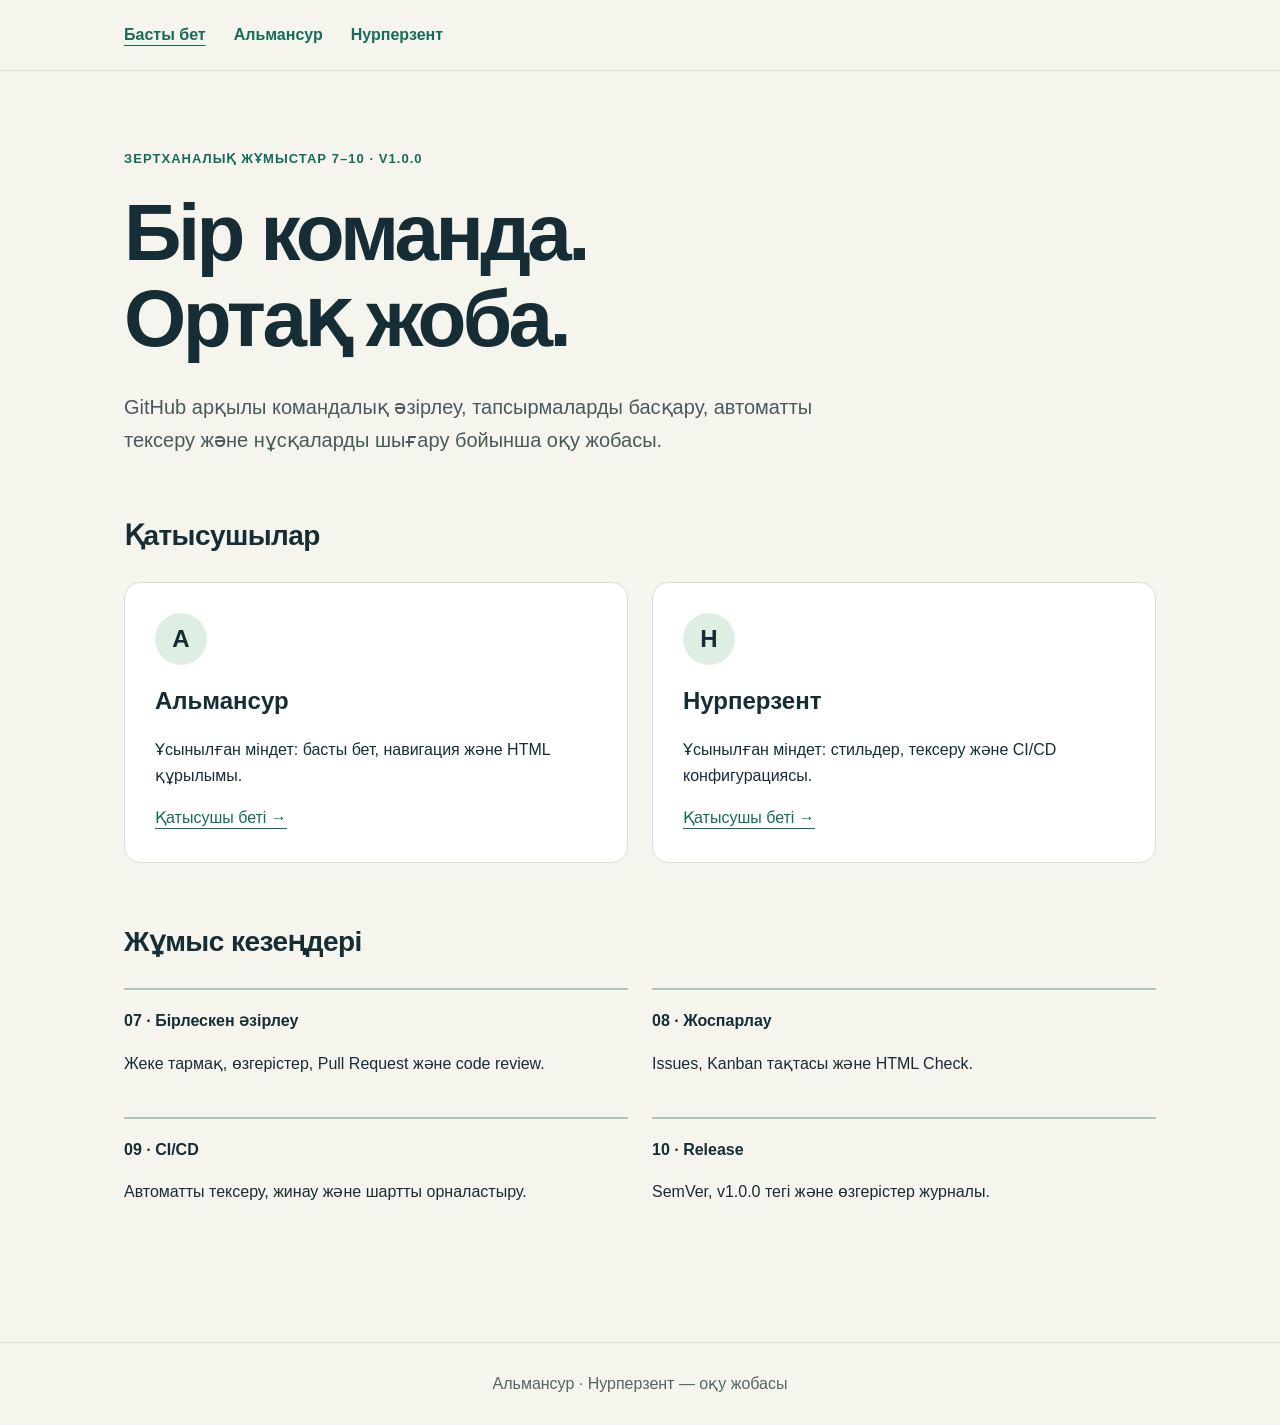
<file: index.html>
<!doctype html>
<html lang="kk">
<head>
  <meta charset="utf-8">
  <meta name="viewport" content="width=device-width, initial-scale=1">
  <title>Командалық жоба | Альмансур және Нурперзент</title>
  <link rel="stylesheet" href="styles.css">
</head>
<body>
  <header><nav aria-label="Негізгі мәзір"><a href="index.html" aria-current="page">Басты бет</a><a href="almansur.html">Альмансур</a><a href="nurperzent.html">Нурперзент</a></nav></header>
  <main>
    <p class="eyebrow">Зертханалық жұмыстар 7–10 · v1.0.0</p>
    <h1>Бір команда.<br>Ортақ жоба.</h1>
    <p class="lead">GitHub арқылы командалық әзірлеу, тапсырмаларды басқару, автоматты тексеру және нұсқаларды шығару бойынша оқу жобасы.</p>
    <section aria-labelledby="team"><h2 id="team">Қатысушылар</h2><div class="cards">
      <article><span class="avatar">A</span><h3>Альмансур</h3><p>Ұсынылған міндет: басты бет, навигация және HTML құрылымы.</p><a href="almansur.html">Қатысушы беті →</a></article>
      <article><span class="avatar">Н</span><h3>Нурперзент</h3><p>Ұсынылған міндет: стильдер, тексеру және CI/CD конфигурациясы.</p><a href="nurperzent.html">Қатысушы беті →</a></article>
    </div></section>
    <section aria-labelledby="process"><h2 id="process">Жұмыс кезеңдері</h2><ol class="steps"><li><strong>07 · Бірлескен әзірлеу</strong><p>Жеке тармақ, өзгерістер, Pull Request және code review.</p></li><li><strong>08 · Жоспарлау</strong><p>Issues, Kanban тақтасы және HTML Check.</p></li><li><strong>09 · CI/CD</strong><p>Автоматты тексеру, жинау және шартты орналастыру.</p></li><li><strong>10 · Release</strong><p>SemVer, v1.0.0 тегі және өзгерістер журналы.</p></li></ol></section>
  </main><footer>Альмансур · Нурперзент — оқу жобасы</footer>
</body>
</html>
</file>
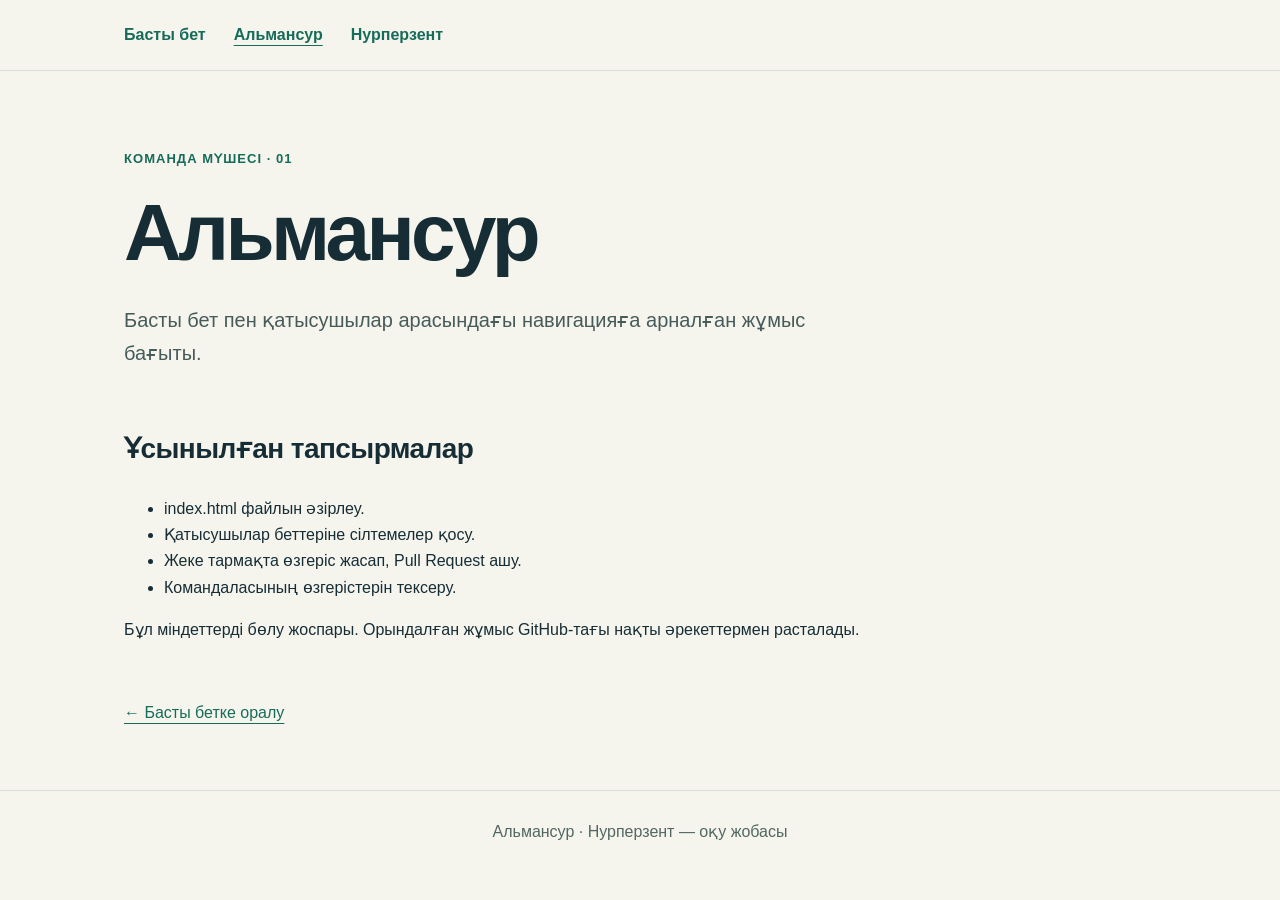
<file: almansur.html>
<!doctype html>
<html lang="kk">
<head><meta charset="utf-8"><meta name="viewport" content="width=device-width, initial-scale=1"><title>Альмансур | Командалық жоба</title><link rel="stylesheet" href="styles.css"></head>
<body>
  <header><nav aria-label="Негізгі мәзір"><a href="index.html">Басты бет</a><a href="almansur.html" aria-current="page">Альмансур</a><a href="nurperzent.html">Нурперзент</a></nav></header>
  <main><p class="eyebrow">Команда мүшесі · 01</p><h1>Альмансур</h1><p class="lead">Басты бет пен қатысушылар арасындағы навигацияға арналған жұмыс бағыты.</p><section><h2>Ұсынылған тапсырмалар</h2><ul><li>index.html файлын әзірлеу.</li><li>Қатысушылар беттеріне сілтемелер қосу.</li><li>Жеке тармақта өзгеріс жасап, Pull Request ашу.</li><li>Командаласының өзгерістерін тексеру.</li></ul><p>Бұл міндеттерді бөлу жоспары. Орындалған жұмыс GitHub-тағы нақты әрекеттермен расталады.</p></section><a href="index.html">← Басты бетке оралу</a></main><footer>Альмансур · Нурперзент — оқу жобасы</footer>
</body>
</html>
</file>
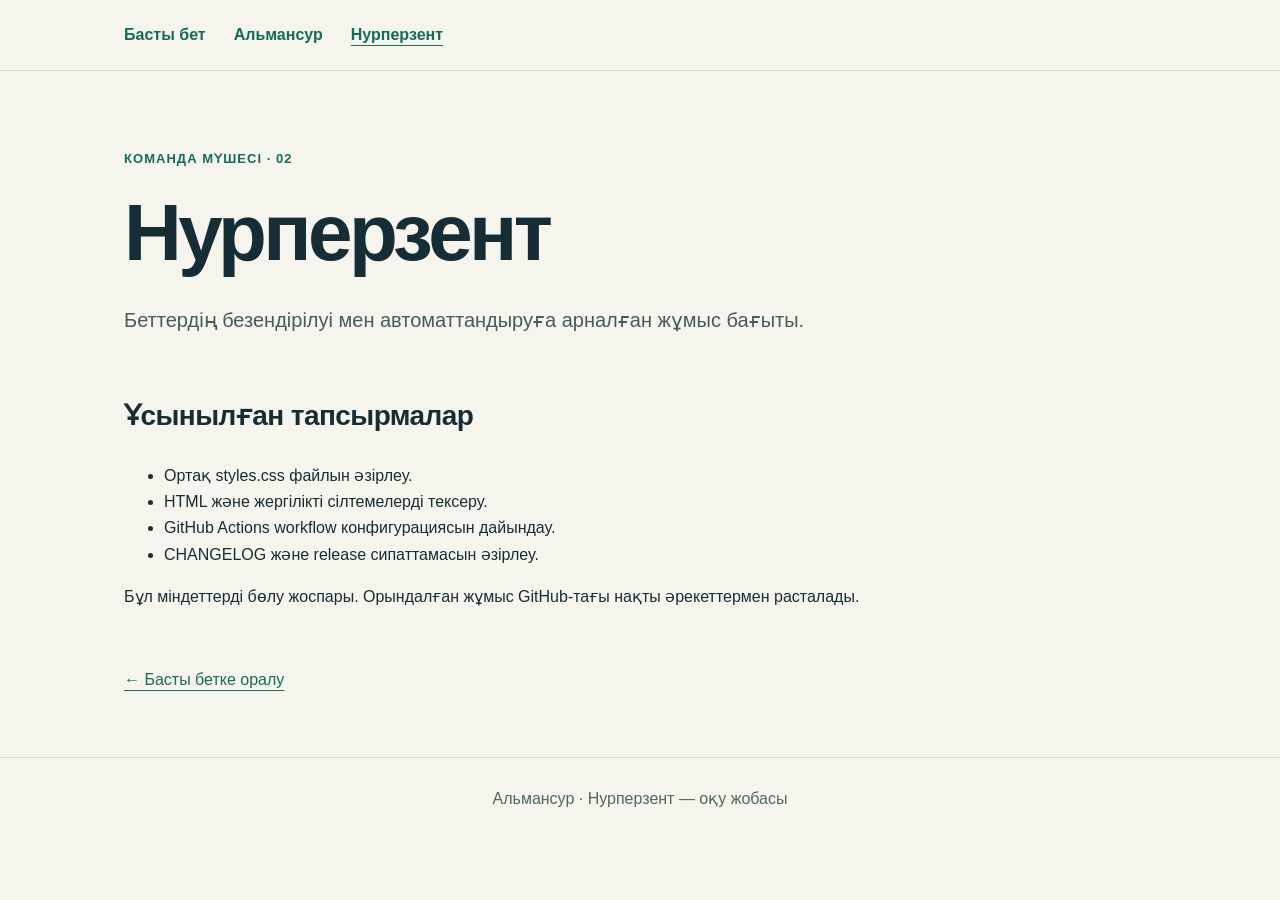
<file: nurperzent.html>
<!doctype html>
<html lang="kk">
<head><meta charset="utf-8"><meta name="viewport" content="width=device-width, initial-scale=1"><title>Нурперзент | Командалық жоба</title><link rel="stylesheet" href="styles.css"></head>
<body>
  <header><nav aria-label="Негізгі мәзір"><a href="index.html">Басты бет</a><a href="almansur.html">Альмансур</a><a href="nurperzent.html" aria-current="page">Нурперзент</a></nav></header>
  <main><p class="eyebrow">Команда мүшесі · 02</p><h1>Нурперзент</h1><p class="lead">Беттердің безендірілуі мен автоматтандыруға арналған жұмыс бағыты.</p><section><h2>Ұсынылған тапсырмалар</h2><ul><li>Ортақ styles.css файлын әзірлеу.</li><li>HTML және жергілікті сілтемелерді тексеру.</li><li>GitHub Actions workflow конфигурациясын дайындау.</li><li>CHANGELOG және release сипаттамасын әзірлеу.</li></ul><p>Бұл міндеттерді бөлу жоспары. Орындалған жұмыс GitHub-тағы нақты әрекеттермен расталады.</p></section><a href="index.html">← Басты бетке оралу</a></main><footer>Альмансур · Нурперзент — оқу жобасы</footer>
</body>
</html>
</file>
<file: styles.css>
:root{font-family:Segoe UI,Arial,sans-serif;color:#172d35;background:#f5f5ee;line-height:1.65}*{box-sizing:border-box}body{margin:0}header{border-bottom:1px solid #d8dfd7}nav{max-width:1080px;margin:auto;display:flex;gap:28px;padding:22px 24px;flex-wrap:wrap}a{color:#176b59;text-underline-offset:5px}nav a{font-weight:600;text-decoration:none}nav a[aria-current]{text-decoration:underline}a:focus-visible{outline:3px solid #b67713;outline-offset:5px}main{max-width:1080px;margin:auto;padding:64px 24px}h1{font-size:clamp(40px,7vw,80px);line-height:1.08;letter-spacing:-.045em;margin:20px 0 28px}h2{font-size:28px;letter-spacing:-.02em}h3{font-size:24px;margin:16px 0 8px}.eyebrow{color:#176b59;font-weight:700;letter-spacing:.08em;text-transform:uppercase;font-size:13px}.lead{font-size:20px;max-width:720px;color:#475b5b}section{margin:56px 0}.cards{display:grid;grid-template-columns:repeat(2,minmax(0,1fr));gap:24px}article{background:white;border:1px solid #d8dfd7;border-radius:16px;padding:30px}.avatar{display:grid;place-items:center;width:52px;height:52px;background:#deeee3;border-radius:50%;font-size:24px;font-weight:bold}.steps{display:grid;grid-template-columns:repeat(2,minmax(0,1fr));gap:24px;list-style:none;padding:0}.steps li{border-top:2px solid #aec7ba;padding-top:18px}footer{border-top:1px solid #d8dfd7;padding:28px 24px;text-align:center;color:#526762}@media(max-width:600px){main{padding-top:36px}.cards,.steps{grid-template-columns:1fr}nav{gap:18px}section{margin:36px 0}}
</file>
